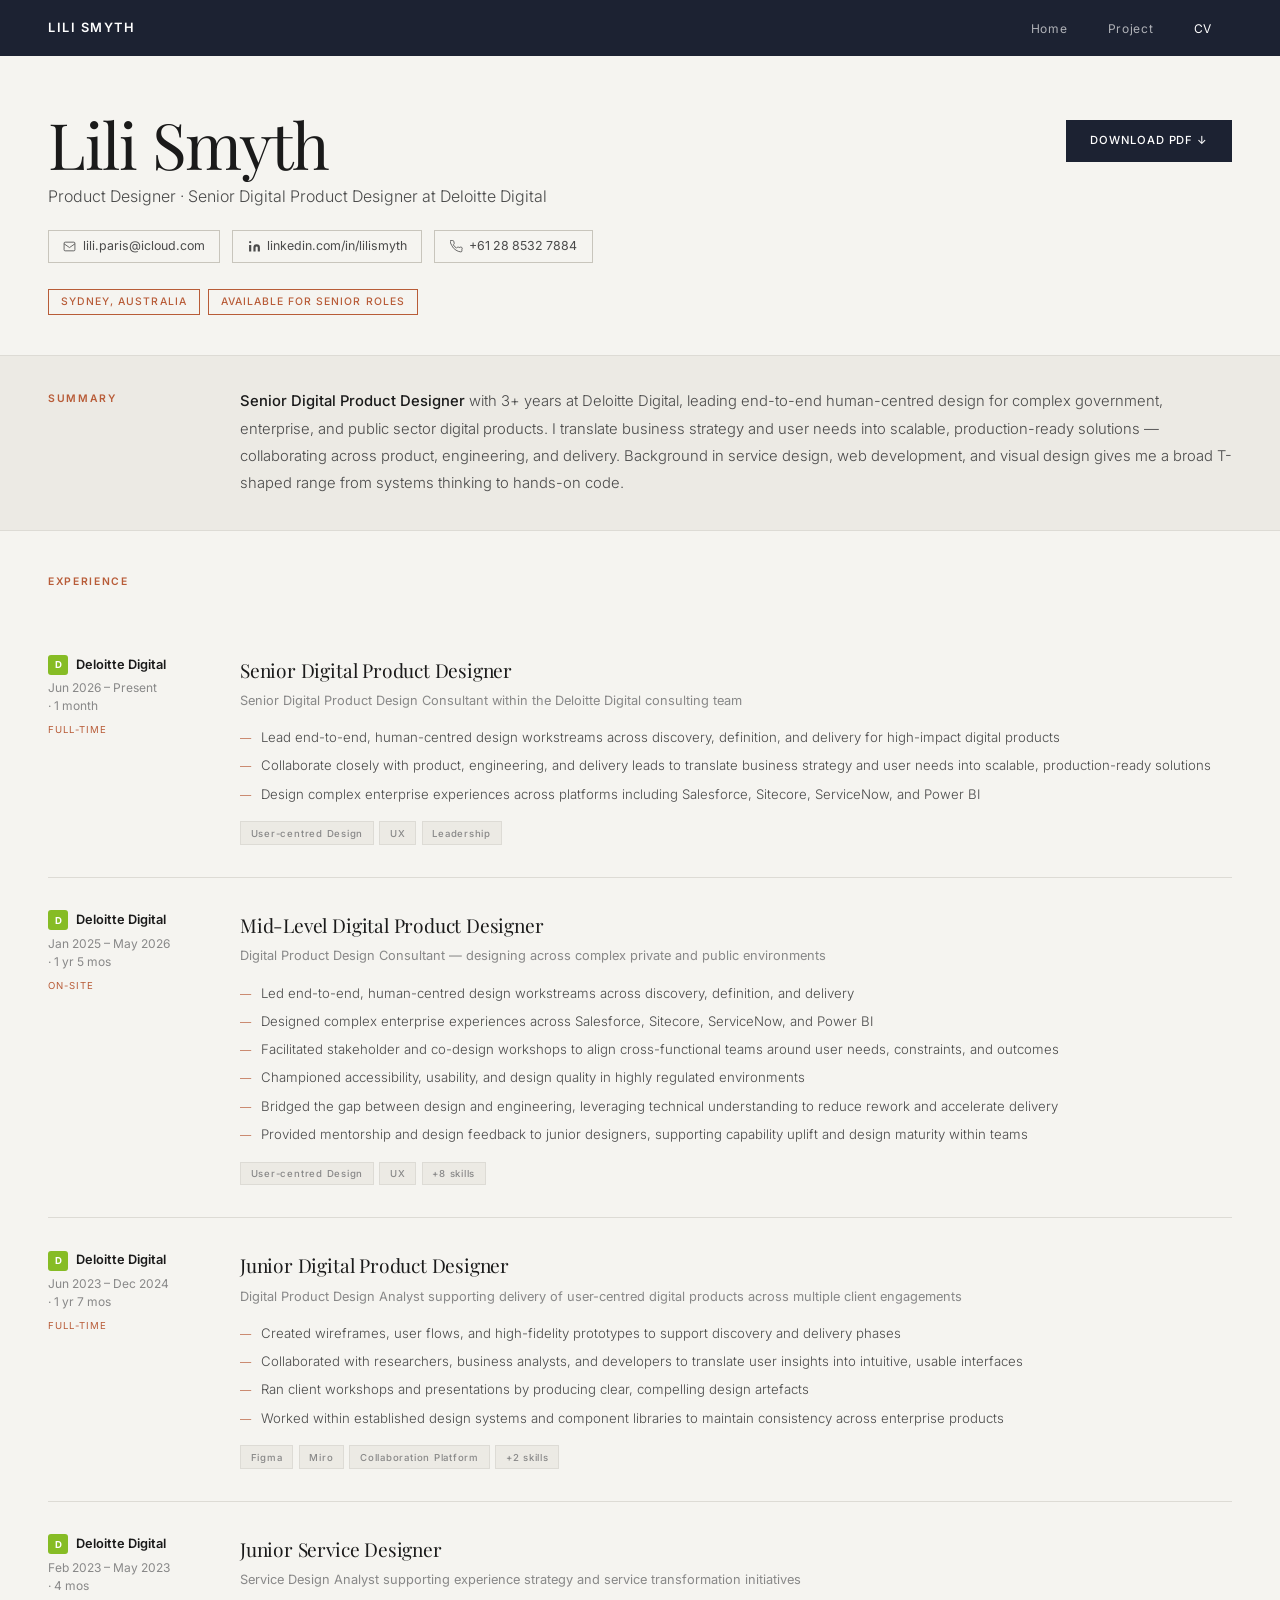
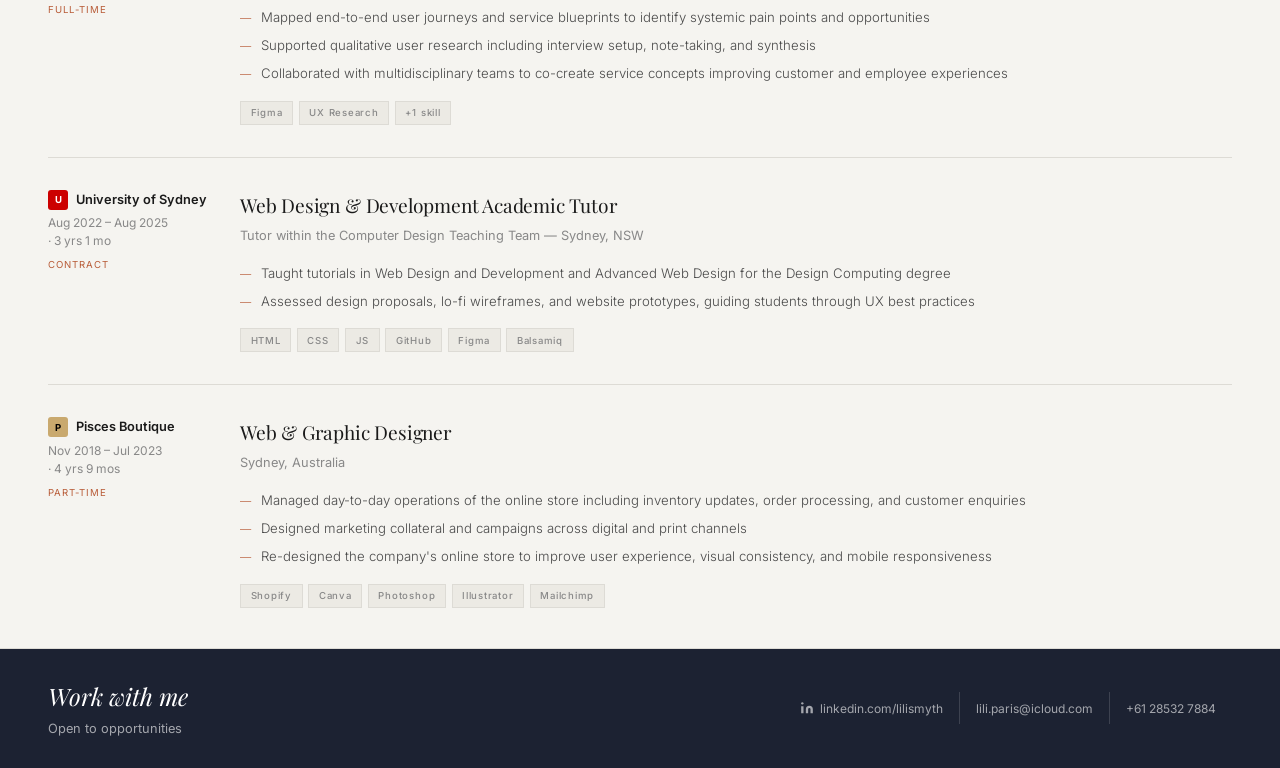
<file: cv.html>
<!DOCTYPE html>
<html lang="en">
<head>
<meta charset="UTF-8">
<meta name="viewport" content="width=device-width,initial-scale=1">
<title>CV — Lili Smyth</title>
<style>

@import url('https://fonts.googleapis.com/css2?family=Playfair+Display:ital,wght@0,400;0,500;0,700;1,400;1,500&family=Inter:wght@300;400;500;600&display=swap');

*,*::before,*::after{box-sizing:border-box;margin:0;padding:0}
:root{
  --bg:#f5f4f0;
  --bg2:#eceae4;
  --ink:#1a1a1a;
  --ink2:#4a4a4a;
  --ink3:#888;
  --nav:#1c2232;
  --accent:#b85c38;
  --accent2:#d4784f;
  --white:#ffffff;
  --border:#dddbd5;
  --border2:#c8c5bc;
  --fd:'Playfair Display',Georgia,serif;
  --fb:'Inter',system-ui,sans-serif;
}
html{scroll-behavior:smooth}
body{font-family:var(--fb);background:var(--bg);color:var(--ink);-webkit-font-smoothing:antialiased;line-height:1.6}
img{display:block;max-width:100%}
a{text-decoration:none;color:inherit}

/* NAV */
nav{
  background:var(--nav);
  display:flex;justify-content:space-between;align-items:center;
  padding:0 3rem;height:56px;
  position:sticky;top:0;z-index:100;
}
.nav-logo{
  font-family:var(--fb);font-size:.8rem;font-weight:600;
  letter-spacing:.12em;text-transform:uppercase;color:#fff;
}
.nav-links{display:flex;gap:0;list-style:none}
.nav-links a{
  font-size:.75rem;font-weight:400;letter-spacing:.06em;
  color:rgba(255,255,255,.65);padding:.5rem 1.25rem;
  transition:color .15s;
}
.nav-links a:hover,.nav-links a.active{color:#fff}

/* FOOTER BAR */
.footer-bar{
  background:var(--nav);color:#fff;
  display:flex;justify-content:space-between;align-items:center;
  padding:1.75rem 3rem;flex-wrap:wrap;gap:1rem;
}
.footer-bar-left h3{
  font-family:var(--fd);font-size:1.5rem;font-weight:400;
  font-style:italic;margin-bottom:.25rem;
}
.footer-bar-left p{font-size:.8rem;color:rgba(255,255,255,.6)}
.footer-links{display:flex;gap:0;list-style:none}
.footer-links a{
  font-size:.75rem;color:rgba(255,255,255,.6);
  padding:.4rem 1rem;border-left:1px solid rgba(255,255,255,.15);
  transition:color .15s;display:flex;align-items:center;gap:.4rem;
}
.footer-links a:hover{color:#fff}
.footer-links li:first-child a{border-left:none}

/* TAG PILL */
.tag{
  display:inline-block;font-size:.65rem;font-weight:500;
  letter-spacing:.1em;text-transform:uppercase;
  padding:.25rem .75rem;border:1px solid var(--accent);
  color:var(--accent);
}

/* REVEAL */
.r{opacity:0;transform:translateY(16px);transition:opacity .6s ease,transform .6s ease}
.r.in{opacity:1;transform:none}
.d1{transition-delay:.08s}.d2{transition-delay:.16s}.d3{transition-delay:.24s}.d4{transition-delay:.32s}

@media(max-width:768px){
  nav{padding:0 1.25rem}
  .footer-bar{padding:1.5rem 1.25rem}
  .nav-links a{padding:.5rem .75rem}
}
@media(max-width:540px){
  .nav-links .hide-mobile{display:none}
}


/* CV HEADER */
.cv-header{
  padding:3.5rem 3rem 2.5rem;
  display:grid;grid-template-columns:1fr auto;gap:2rem;align-items:start;
  border-bottom:1px solid var(--border);
}
.cv-name{
  font-family:var(--fd);font-size:clamp(2.5rem,5vw,4.5rem);
  font-weight:400;line-height:1;letter-spacing:-.02em;margin-bottom:.5rem;
}
.cv-title{
  font-size:1rem;font-weight:300;color:var(--ink2);margin-bottom:1.25rem;
}
.cv-contact{
  display:flex;flex-wrap:wrap;gap:.75rem;margin-bottom:1.5rem;
}
.cv-contact a{
  font-size:.775rem;color:var(--ink2);display:flex;align-items:center;gap:.4rem;
  padding:.35rem .9rem;border:1px solid var(--border2);transition:all .15s;
}
.cv-contact a:hover{border-color:var(--accent);color:var(--accent)}
.cv-header-right{text-align:right;padding-top:.5rem}
.cv-download{
  display:inline-block;font-size:.7rem;font-weight:500;letter-spacing:.08em;
  text-transform:uppercase;padding:.75rem 1.5rem;
  background:var(--nav);color:#fff;transition:background .2s;
}
.cv-download:hover{background:#2a3450}

/* SUMMARY */
.cv-summary{
  padding:2rem 3rem;border-bottom:1px solid var(--border);
  display:grid;grid-template-columns:160px 1fr;gap:2rem;
  background:var(--bg2);
}
.cv-section-label{
  font-size:.65rem;font-weight:600;letter-spacing:.16em;
  text-transform:uppercase;color:var(--accent);padding-top:.2rem;
}
.cv-summary-text{
  font-size:.925rem;font-weight:300;color:var(--ink2);line-height:1.85;
}
.cv-summary-text strong{color:var(--ink);font-weight:500}

/* EXPERIENCE */
.cv-section{padding:2.5rem 3rem;border-bottom:1px solid var(--border)}
.cv-section-head{
  display:grid;grid-template-columns:160px 1fr;gap:2rem;
  margin-bottom:2rem;
}

/* ROLE CARD */
.role-card{
  display:grid;grid-template-columns:160px 1fr;gap:2rem;
  padding:2rem 0;border-bottom:1px solid var(--border);
}
.role-card:last-child{border-bottom:none;padding-bottom:0}
.role-left{}
.role-company{
  font-size:.8rem;font-weight:600;color:var(--ink);margin-bottom:.25rem;
  display:flex;align-items:center;gap:.5rem;
}
.role-company-badge{
  display:inline-block;width:20px;height:20px;border-radius:3px;
  font-size:.6rem;font-weight:700;color:#fff;
  display:inline-flex;align-items:center;justify-content:center;
  flex-shrink:0;
}
.role-dates{font-size:.75rem;color:var(--ink3);line-height:1.5}
.role-type{
  display:inline-block;margin-top:.4rem;
  font-size:.6rem;letter-spacing:.1em;text-transform:uppercase;
  color:var(--accent);
}
.role-right{}
.role-title{
  font-family:var(--fd);font-size:1.2rem;font-weight:400;
  letter-spacing:-.01em;margin-bottom:.35rem;
}
.role-subtitle{font-size:.8rem;color:var(--ink3);margin-bottom:1rem}
.role-bullets{list-style:none;display:flex;flex-direction:column;gap:.4rem}
.role-bullets li{
  font-size:.825rem;font-weight:300;color:var(--ink2);
  line-height:1.65;display:flex;align-items:baseline;gap:.6rem;
}
.role-bullets li::before{content:'—';color:var(--accent);font-size:.7rem;flex-shrink:0}
.role-skills{
  display:flex;flex-wrap:wrap;gap:.35rem;margin-top:1rem;
}
.role-skill{
  font-size:.6rem;font-weight:500;letter-spacing:.08em;
  padding:.2rem .6rem;background:var(--bg2);color:var(--ink3);
  border:1px solid var(--border);
}

@media(max-width:860px){
  .cv-header{grid-template-columns:1fr;padding:2.5rem 1.5rem}
  .cv-header-right{text-align:left}
  .cv-summary{grid-template-columns:1fr;padding:2rem 1.5rem;gap:1rem}
  .cv-section{padding:2rem 1.5rem}
  .cv-section-head{grid-template-columns:1fr;gap:.5rem}
  .role-card{grid-template-columns:1fr;gap:1rem;padding:1.75rem 0}
}
</style>
</head>
<body>
<nav>
  <span class="nav-logo">Lili Smyth</span>
  <ul class="nav-links">
    <li><a href="index.html">Home</a></li>
    <li><a href="project.html">Project</a></li>
    <li><a href="cv.html" class="active">CV</a></li>
  </ul>
</nav>

<!-- CV HEADER -->
<header class="cv-header">
  <div>
    <h1 class="cv-name r">Lili Smyth</h1>
    <p class="cv-title r d1">Product Designer · Senior Digital Product Designer at Deloitte Digital</p>
    <div class="cv-contact r d2">
      <a href="mailto:lili.paris@icloud.com">
        <svg width="13" height="13" viewBox="0 0 24 24" fill="none" stroke="currentColor" stroke-width="1.5"><rect x="2" y="4" width="20" height="16" rx="2"/><path d="m2 7 10 7 10-7"/></svg>
        lili.paris@icloud.com
      </a>
      <a href="https://linkedin.com/in/lilismyth" target="_blank">
        <svg width="13" height="13" viewBox="0 0 24 24" fill="currentColor"><path d="M16 8a6 6 0 016 6v7h-4v-7a2 2 0 00-2-2 2 2 0 00-2 2v7h-4v-7a6 6 0 016-6zM2 9h4v12H2z"/><circle cx="4" cy="4" r="2"/></svg>
        linkedin.com/in/lilismyth
      </a>
      <a href="tel:+61285327884">
        <svg width="13" height="13" viewBox="0 0 24 24" fill="none" stroke="currentColor" stroke-width="1.5"><path d="M22 16.92v3a2 2 0 01-2.18 2 19.79 19.79 0 01-8.63-3.07A19.5 19.5 0 013.07 9.81a19.79 19.79 0 01-3.07-8.67A2 2 0 012 1h3a2 2 0 012 1.72c.127.96.361 1.903.7 2.81a2 2 0 01-.45 2.11L6.09 8.91a16 16 0 006 6l1.27-1.27a2 2 0 012.11-.45c.907.339 1.85.573 2.81.7A2 2 0 0122 16.92z"/></svg>
        +61 28 8532 7884
      </a>
    </div>
    <div class="r d3">
      <span class="tag">Sydney, Australia</span>
      &nbsp;<span class="tag">Available for Senior Roles</span>
    </div>
  </div>
  <div class="cv-header-right r d2">
    <a href="#" class="cv-download">Download PDF ↓</a>
  </div>
</header>

<!-- SUMMARY -->
<div class="cv-summary r">
  <span class="cv-section-label">Summary</span>
  <p class="cv-summary-text">
    <strong>Senior Digital Product Designer</strong> with 3+ years at Deloitte Digital, leading end-to-end human-centred design for complex government, enterprise, and public sector digital products. I translate business strategy and user needs into scalable, production-ready solutions — collaborating across product, engineering, and delivery. Background in service design, web development, and visual design gives me a broad T-shaped range from systems thinking to hands-on code.
  </p>
</div>

<!-- EXPERIENCE -->
<section class="cv-section">
  <div class="cv-section-head r">
    <span class="cv-section-label">Experience</span>
    <div></div>
  </div>

  <!-- Deloitte Senior -->
  <div class="role-card r">
    <div class="role-left">
      <div class="role-company">
        <span class="role-company-badge" style="background:#86bc25">D</span>
        Deloitte Digital
      </div>
      <div class="role-dates">Jun 2026 – Present<br>· 1 month</div>
      <span class="role-type">Full-time</span>
    </div>
    <div class="role-right">
      <h3 class="role-title">Senior Digital Product Designer</h3>
      <p class="role-subtitle">Senior Digital Product Design Consultant within the Deloitte Digital consulting team</p>
      <ul class="role-bullets">
        <li>Lead end-to-end, human-centred design workstreams across discovery, definition, and delivery for high-impact digital products</li>
        <li>Collaborate closely with product, engineering, and delivery leads to translate business strategy and user needs into scalable, production-ready solutions</li>
        <li>Design complex enterprise experiences across platforms including Salesforce, Sitecore, ServiceNow, and Power BI</li>
      </ul>
      <div class="role-skills">
        <span class="role-skill">User-centred Design</span>
        <span class="role-skill">UX</span>
        <span class="role-skill">Leadership</span>
      </div>
    </div>
  </div>

  <!-- Deloitte Mid -->
  <div class="role-card r">
    <div class="role-left">
      <div class="role-company">
        <span class="role-company-badge" style="background:#86bc25">D</span>
        Deloitte Digital
      </div>
      <div class="role-dates">Jan 2025 – May 2026<br>· 1 yr 5 mos</div>
      <span class="role-type">On-site</span>
    </div>
    <div class="role-right">
      <h3 class="role-title">Mid-Level Digital Product Designer</h3>
      <p class="role-subtitle">Digital Product Design Consultant — designing across complex private and public environments</p>
      <ul class="role-bullets">
        <li>Led end-to-end, human-centred design workstreams across discovery, definition, and delivery</li>
        <li>Designed complex enterprise experiences across Salesforce, Sitecore, ServiceNow, and Power BI</li>
        <li>Facilitated stakeholder and co-design workshops to align cross-functional teams around user needs, constraints, and outcomes</li>
        <li>Championed accessibility, usability, and design quality in highly regulated environments</li>
        <li>Bridged the gap between design and engineering, leveraging technical understanding to reduce rework and accelerate delivery</li>
        <li>Provided mentorship and design feedback to junior designers, supporting capability uplift and design maturity within teams</li>
      </ul>
      <div class="role-skills">
        <span class="role-skill">User-centred Design</span>
        <span class="role-skill">UX</span>
        <span class="role-skill">+8 skills</span>
      </div>
    </div>
  </div>

  <!-- Deloitte Junior -->
  <div class="role-card r">
    <div class="role-left">
      <div class="role-company">
        <span class="role-company-badge" style="background:#86bc25">D</span>
        Deloitte Digital
      </div>
      <div class="role-dates">Jun 2023 – Dec 2024<br>· 1 yr 7 mos</div>
      <span class="role-type">Full-time</span>
    </div>
    <div class="role-right">
      <h3 class="role-title">Junior Digital Product Designer</h3>
      <p class="role-subtitle">Digital Product Design Analyst supporting delivery of user-centred digital products across multiple client engagements</p>
      <ul class="role-bullets">
        <li>Created wireframes, user flows, and high-fidelity prototypes to support discovery and delivery phases</li>
        <li>Collaborated with researchers, business analysts, and developers to translate user insights into intuitive, usable interfaces</li>
        <li>Ran client workshops and presentations by producing clear, compelling design artefacts</li>
        <li>Worked within established design systems and component libraries to maintain consistency across enterprise products</li>
      </ul>
      <div class="role-skills">
        <span class="role-skill">Figma</span>
        <span class="role-skill">Miro</span>
        <span class="role-skill">Collaboration Platform</span>
        <span class="role-skill">+2 skills</span>
      </div>
    </div>
  </div>

  <!-- Deloitte Service Design -->
  <div class="role-card r">
    <div class="role-left">
      <div class="role-company">
        <span class="role-company-badge" style="background:#86bc25">D</span>
        Deloitte Digital
      </div>
      <div class="role-dates">Feb 2023 – May 2023<br>· 4 mos</div>
      <span class="role-type">Full-time</span>
    </div>
    <div class="role-right">
      <h3 class="role-title">Junior Service Designer</h3>
      <p class="role-subtitle">Service Design Analyst supporting experience strategy and service transformation initiatives</p>
      <ul class="role-bullets">
        <li>Mapped end-to-end user journeys and service blueprints to identify systemic pain points and opportunities</li>
        <li>Supported qualitative user research including interview setup, note-taking, and synthesis</li>
        <li>Collaborated with multidisciplinary teams to co-create service concepts improving customer and employee experiences</li>
      </ul>
      <div class="role-skills">
        <span class="role-skill">Figma</span>
        <span class="role-skill">UX Research</span>
        <span class="role-skill">+1 skill</span>
      </div>
    </div>
  </div>

  <!-- UofSydney -->
  <div class="role-card r">
    <div class="role-left">
      <div class="role-company">
        <span class="role-company-badge" style="background:#cc0000">U</span>
        University of Sydney
      </div>
      <div class="role-dates">Aug 2022 – Aug 2025<br>· 3 yrs 1 mo</div>
      <span class="role-type">Contract</span>
    </div>
    <div class="role-right">
      <h3 class="role-title">Web Design &amp; Development Academic Tutor</h3>
      <p class="role-subtitle">Tutor within the Computer Design Teaching Team — Sydney, NSW</p>
      <ul class="role-bullets">
        <li>Taught tutorials in Web Design and Development and Advanced Web Design for the Design Computing degree</li>
        <li>Assessed design proposals, lo-fi wireframes, and website prototypes, guiding students through UX best practices</li>
      </ul>
      <div class="role-skills">
        <span class="role-skill">HTML</span>
        <span class="role-skill">CSS</span>
        <span class="role-skill">JS</span>
        <span class="role-skill">GitHub</span>
        <span class="role-skill">Figma</span>
        <span class="role-skill">Balsamiq</span>
      </div>
    </div>
  </div>

  <!-- Pisces -->
  <div class="role-card r">
    <div class="role-left">
      <div class="role-company">
        <span class="role-company-badge" style="background:#c9a96e;color:#000">P</span>
        Pisces Boutique
      </div>
      <div class="role-dates">Nov 2018 – Jul 2023<br>· 4 yrs 9 mos</div>
      <span class="role-type">Part-time</span>
    </div>
    <div class="role-right">
      <h3 class="role-title">Web &amp; Graphic Designer</h3>
      <p class="role-subtitle">Sydney, Australia</p>
      <ul class="role-bullets">
        <li>Managed day-to-day operations of the online store including inventory updates, order processing, and customer enquiries</li>
        <li>Designed marketing collateral and campaigns across digital and print channels</li>
        <li>Re-designed the company's online store to improve user experience, visual consistency, and mobile responsiveness</li>
      </ul>
      <div class="role-skills">
        <span class="role-skill">Shopify</span>
        <span class="role-skill">Canva</span>
        <span class="role-skill">Photoshop</span>
        <span class="role-skill">Illustrator</span>
        <span class="role-skill">Mailchimp</span>
      </div>
    </div>
  </div>

</section>

<footer class="footer-bar">
  <div class="footer-bar-left">
    <h3>Work with me</h3>
    <p>Open to opportunities</p>
  </div>
  <ul class="footer-links">
    <li><a href="https://linkedin.com/in/lilismyth" target="_blank">
      <svg width="14" height="14" viewBox="0 0 24 24" fill="currentColor"><path d="M16 8a6 6 0 016 6v7h-4v-7a2 2 0 00-2-2 2 2 0 00-2 2v7h-4v-7a6 6 0 016-6zM2 9h4v12H2z"/><circle cx="4" cy="4" r="2"/></svg>
      linkedin.com/lilismyth
    </a></li>
    <li><a href="mailto:lili.paris@icloud.com">lili.paris@icloud.com</a></li>
    <li><a href="tel:+61285327884">+61 28532 7884</a></li>
  </ul>
</footer>
<script>
const ro = new IntersectionObserver(es=>{
  es.forEach(e=>{if(e.isIntersecting){e.target.classList.add('in');ro.unobserve(e.target)}})
},{threshold:.07});
document.querySelectorAll('.r').forEach(el=>ro.observe(el));
</script>
</body>
</html>
</file>
